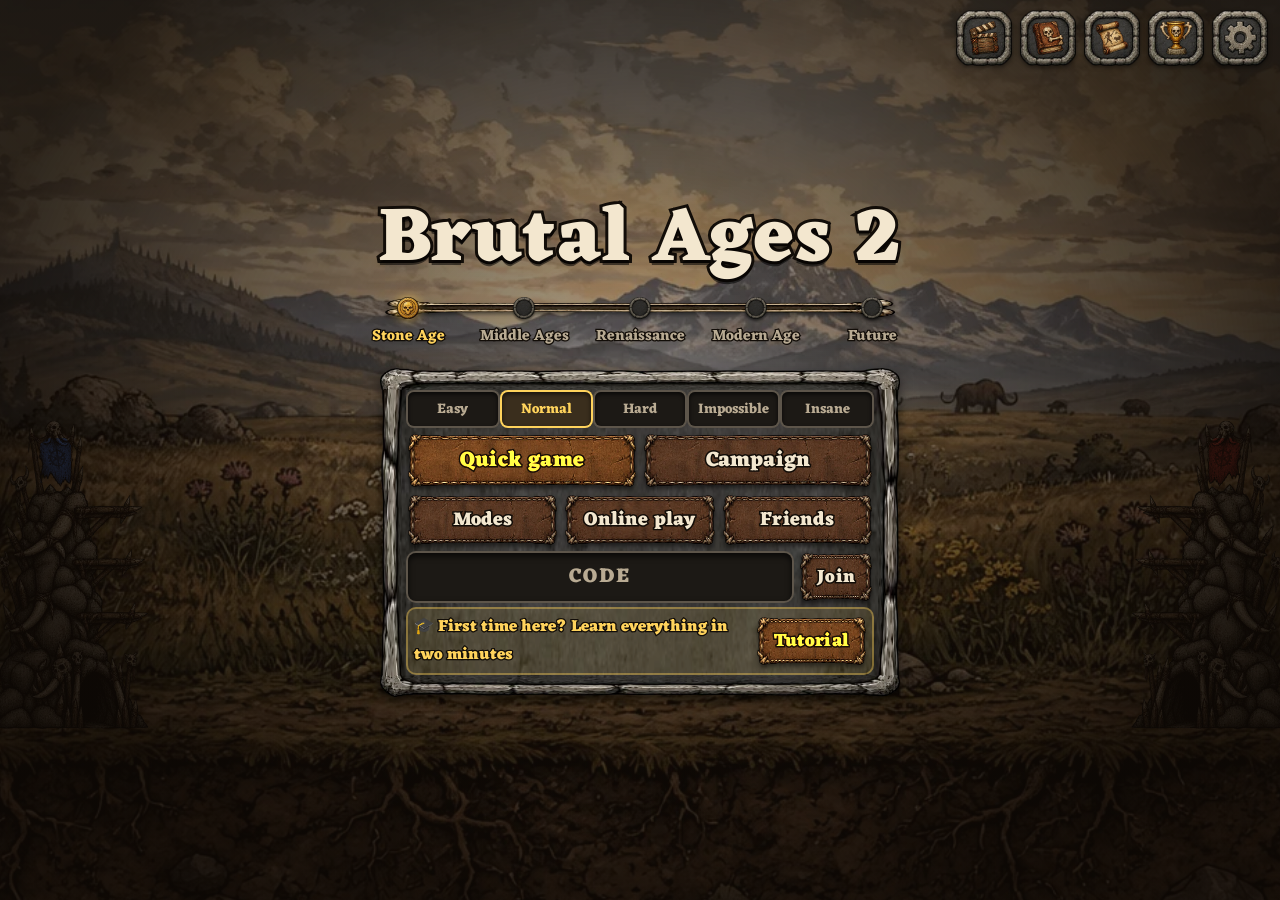
<file: index.html>
<!doctype html>
<html lang="cs">
  <head>
    <meta charset="UTF-8" />
    <link rel="icon" type="image/png" href="./icons/favicon-64.png" />
    <link rel="apple-touch-icon" href="./icons/apple-touch-icon.png" />
    <link rel="manifest" href="./manifest.webmanifest" />
    <meta name="theme-color" content="#1a120b" />
    <meta name="mobile-web-app-capable" content="yes" />
    <meta name="apple-mobile-web-app-capable" content="yes" />
    <meta name="apple-mobile-web-app-status-bar-style" content="black-translucent" />
    <meta name="viewport" content="width=device-width, initial-scale=1.0, maximum-scale=1.0, user-scalable=no, viewport-fit=cover" />
    <title>Brutal Ages 2</title>
    <script type="module" crossorigin src="./assets/main-CtVCxoLR.js"></script>
    <link rel="modulepreload" crossorigin href="./assets/leagues-p0j2UdSX.js">
    <link rel="modulepreload" crossorigin href="./assets/CanvasPool-BZ0sA3Gt.js">
    <link rel="modulepreload" crossorigin href="./assets/Filter-OkrPcSWo.js">
    <link rel="modulepreload" crossorigin href="./assets/canvasUtils-BlnLdLY1.js">
    <link rel="modulepreload" crossorigin href="./assets/Cache-fEtFvAzf.js">
    <link rel="modulepreload" crossorigin href="./assets/GCManagedHash-B_jK_A5g.js">
    <link rel="modulepreload" crossorigin href="./assets/RenderTargetSystem-DP5bAK2C.js">
    <link rel="modulepreload" crossorigin href="./assets/getTextureBatchBindGroup-CckcnH94.js">
    <link rel="modulepreload" crossorigin href="./assets/GraphicsContext-Bh-6kARE.js">
    <link rel="modulepreload" crossorigin href="./assets/getTexelRangeRects-fgmo4L6v.js">
    <link rel="stylesheet" crossorigin href="./assets/main-U390Dm8_.css">
  </head>
  <body>
    <div id="app"></div>
    <div id="rotate-hint">
      <div class="icon">📱</div>
      <div data-en="Turn your phone sideways">Otoč telefon na šířku</div>
    </div>
  </body>
</html>
</file>
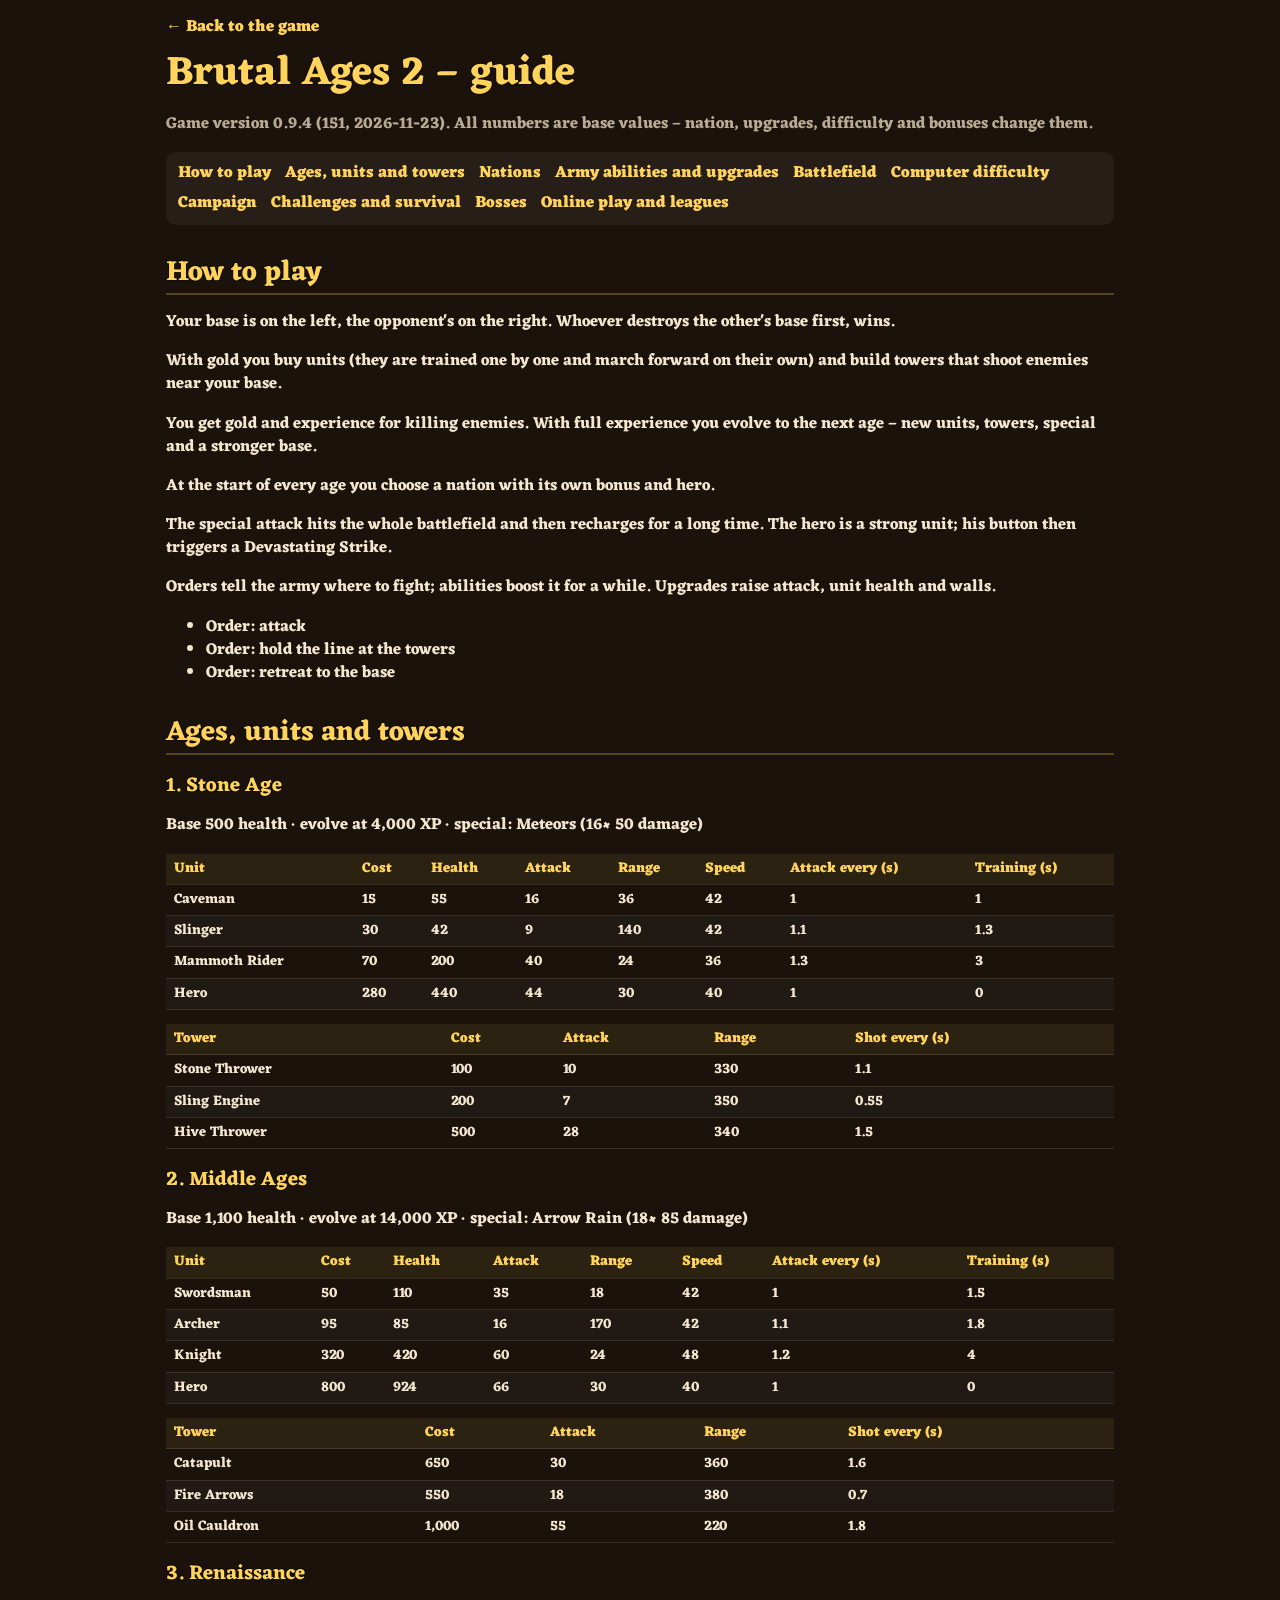
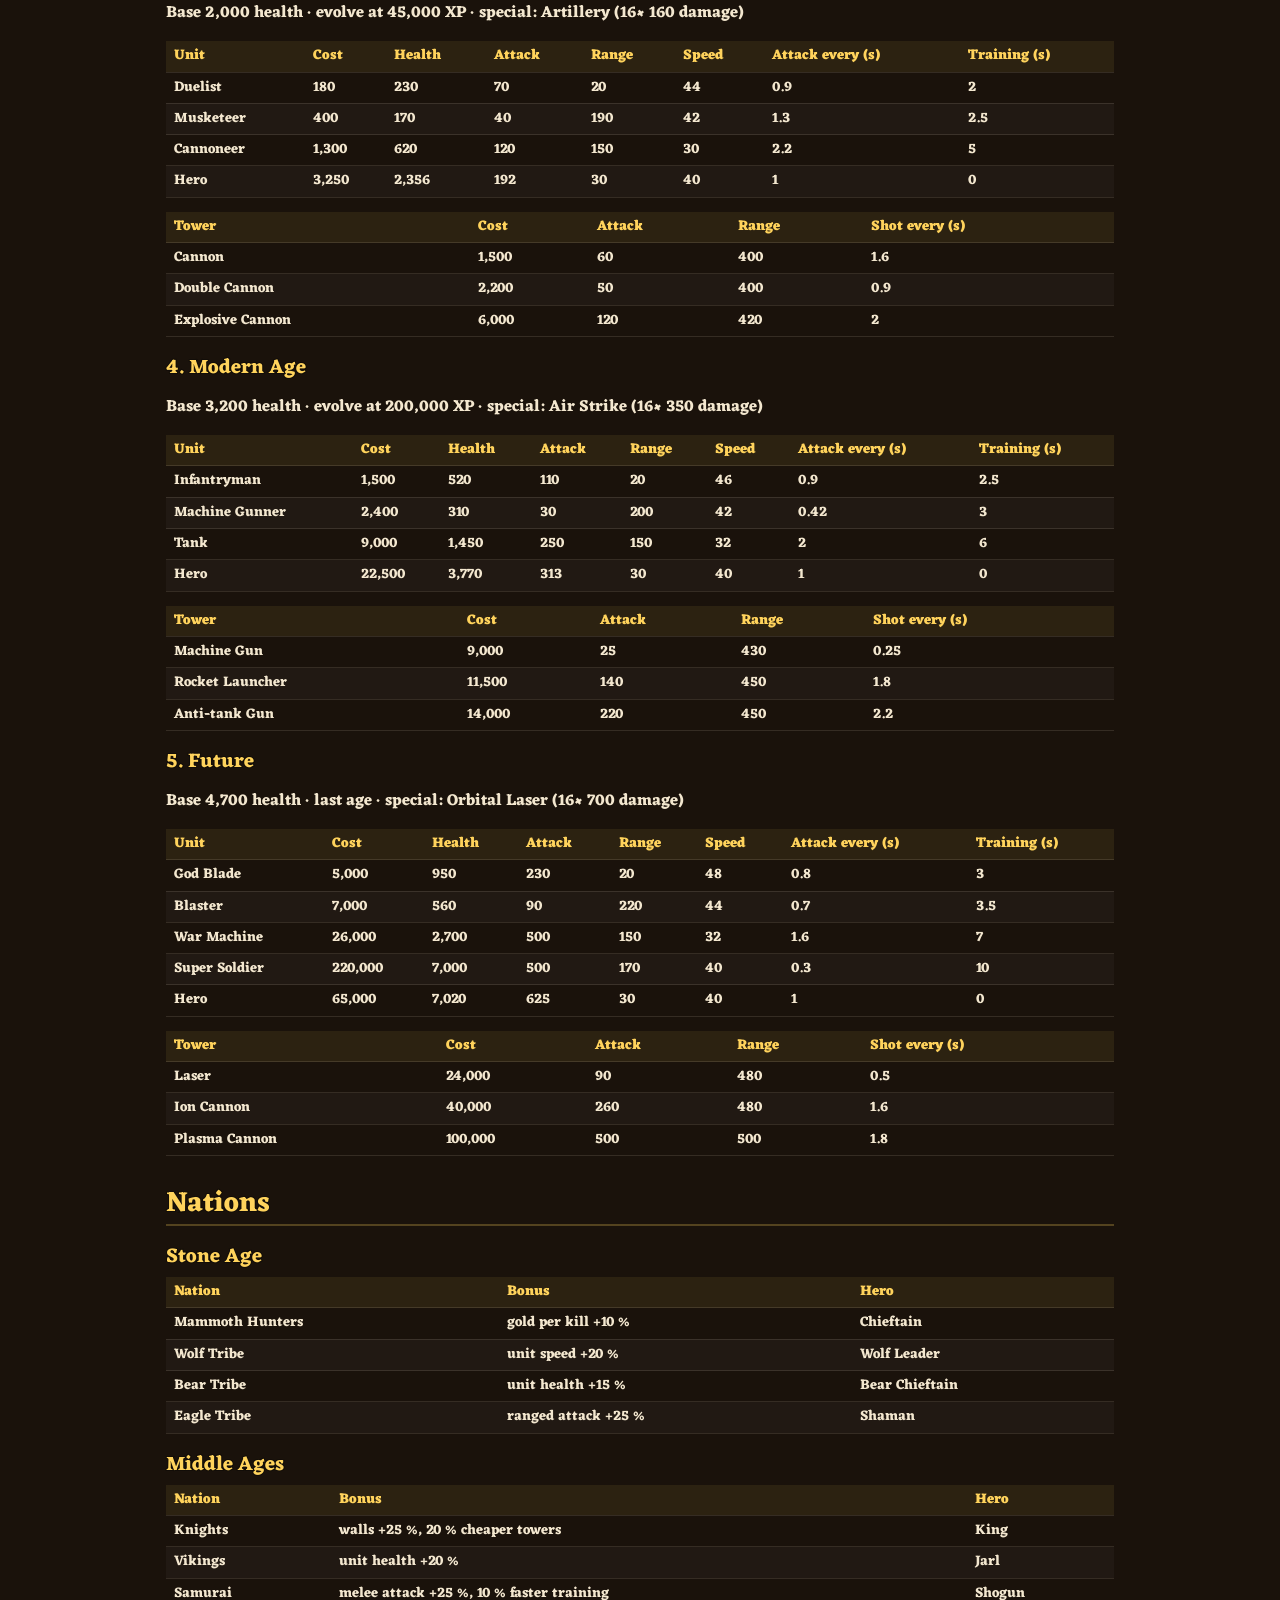
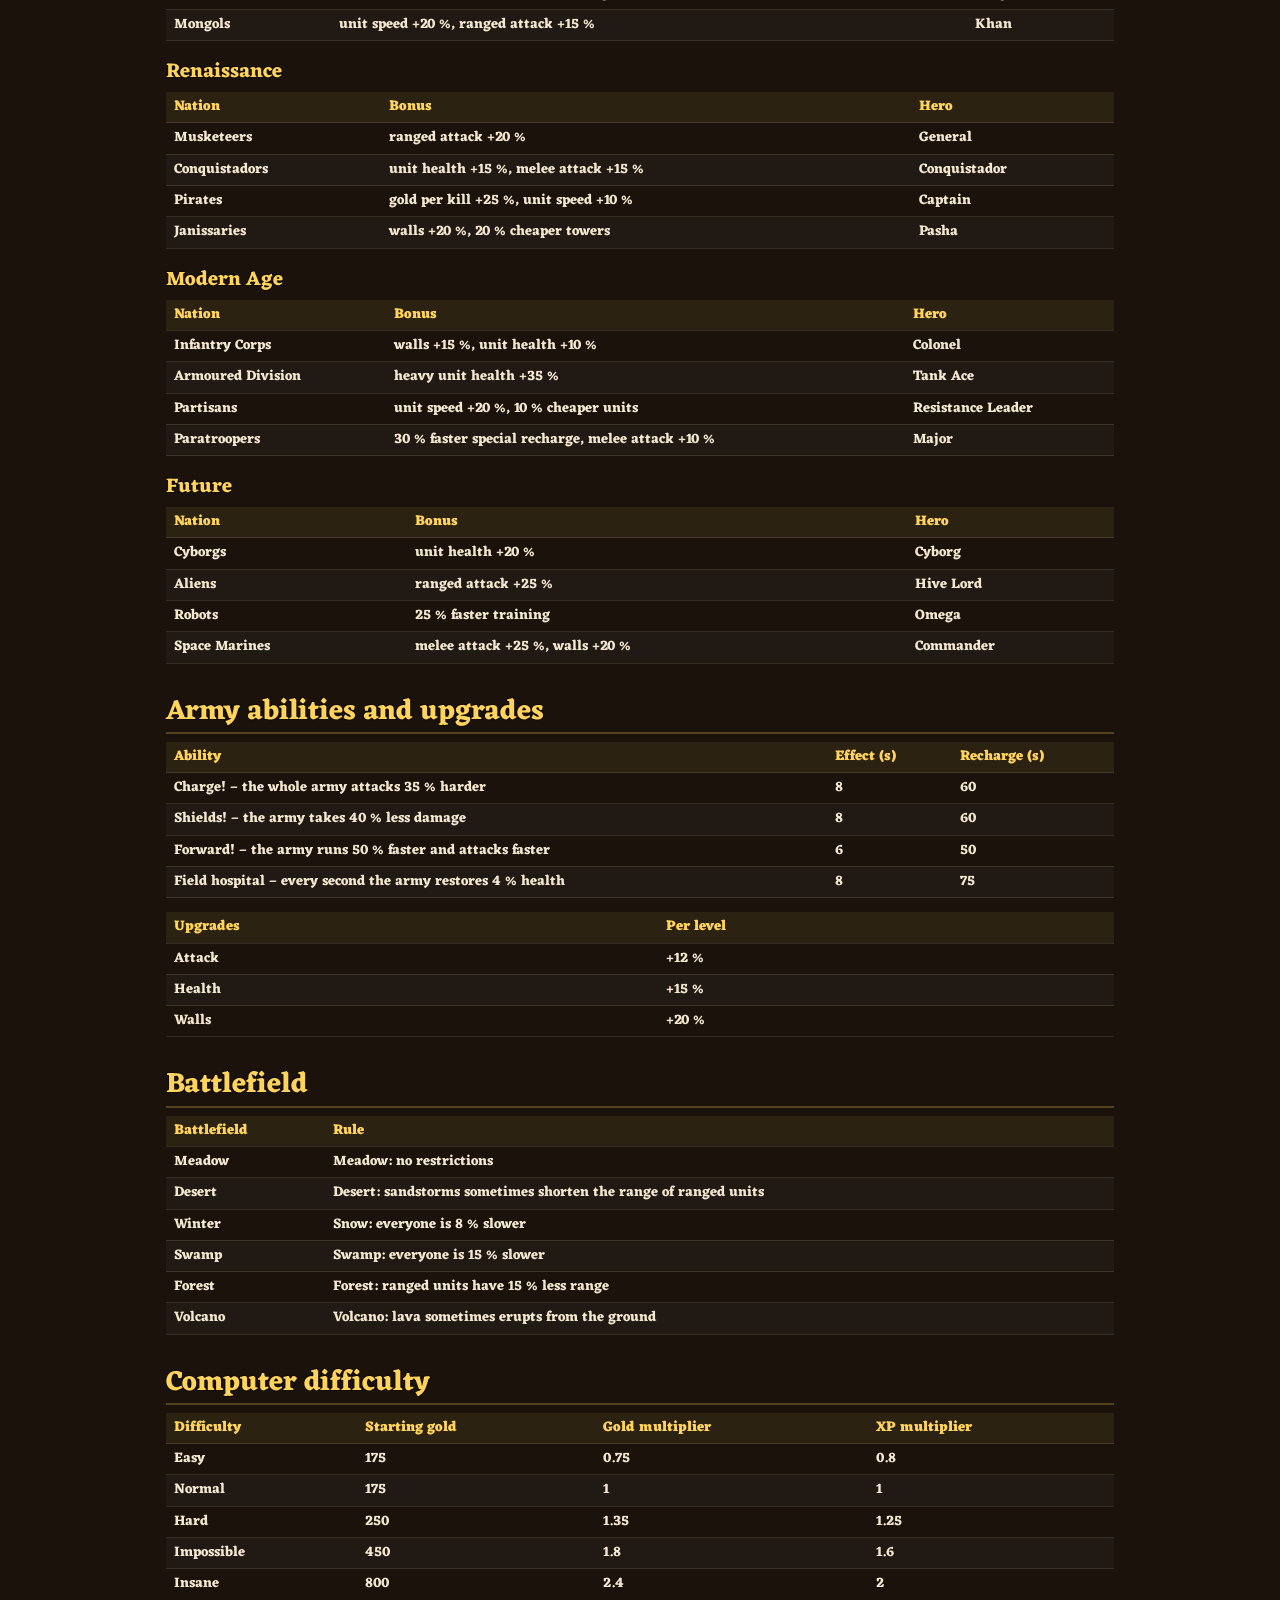
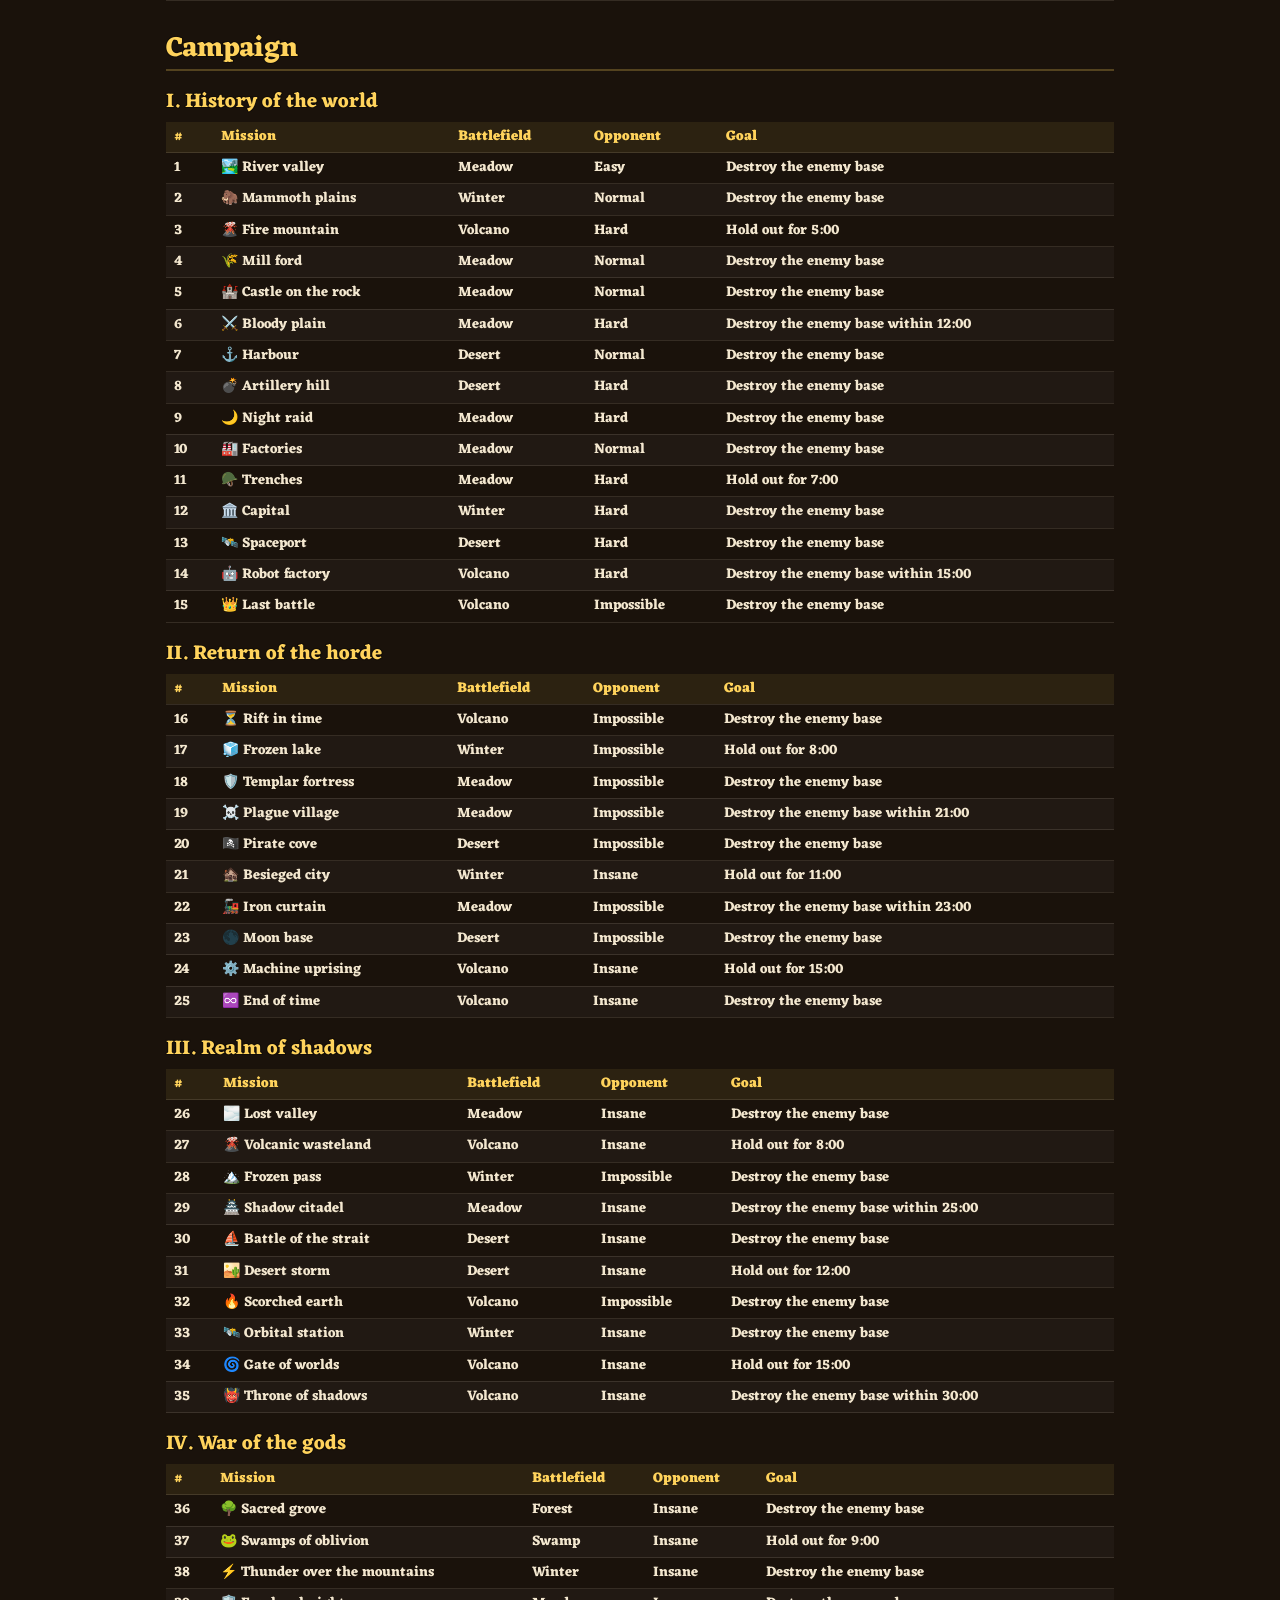
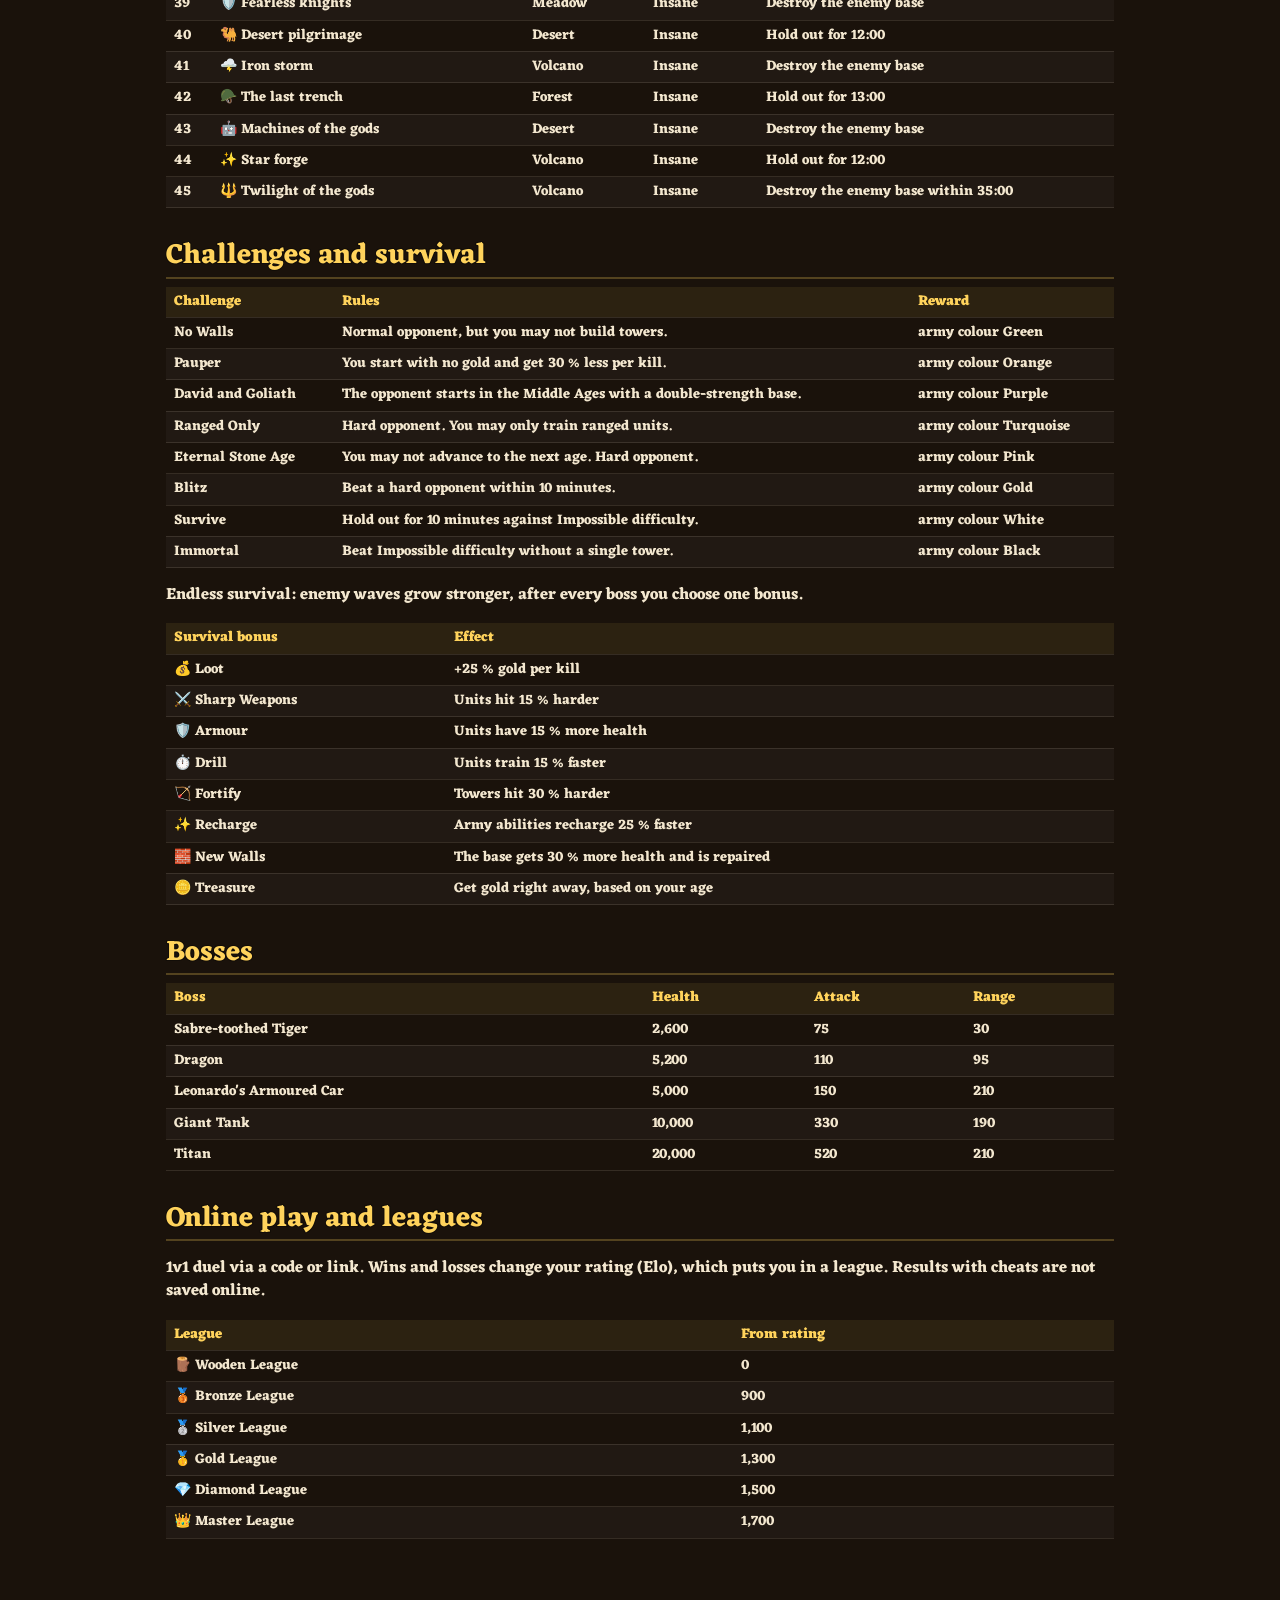
<file: wiki.html>
<!doctype html>
<html lang="cs">
  <head>
    <meta charset="UTF-8" />
    <link rel="icon" type="image/png" href="./icons/favicon-64.png" />
    <meta name="theme-color" content="#1a120b" />
    <meta name="viewport" content="width=device-width, initial-scale=1.0, viewport-fit=cover" />
    <title data-en="Brutal Ages 2 – guide">Brutal Ages 2 – příručka</title>
    <script type="module" crossorigin src="./assets/wiki-DytPAdBy.js"></script>
    <link rel="modulepreload" crossorigin href="./assets/leagues-p0j2UdSX.js">
    <link rel="stylesheet" crossorigin href="./assets/wiki-DAXGNA8M.css">
  </head>
  <body>
    <main id="wiki"></main>
  </body>
</html>
</file>
<file: assets/main-U390Dm8_.css>
@font-face{font-family:Eczar;font-style:normal;font-display:swap;font-weight:700;src:url(./eczar-devanagari-700-normal-i8LN1Zyg.woff2)format("woff2"),url(./eczar-devanagari-700-normal-DcHHwPh7.woff)format("woff");unicode-range:U+900-97F,U+1CD0-1CF9,U+200C-200D,U+20A8,U+20B9,U+20F0,U+25CC,U+A830-A839,U+A8E0-A8FF,U+11B00-11B09}@font-face{font-family:Eczar;font-style:normal;font-display:swap;font-weight:700;src:url(./eczar-greek-ext-700-normal-DdyjcHzn.woff2)format("woff2"),url(./eczar-greek-ext-700-normal-Cs_ZbNxu.woff)format("woff");unicode-range:U+1F??}@font-face{font-family:Eczar;font-style:normal;font-display:swap;font-weight:700;src:url(./eczar-greek-700-normal-DRsR3abG.woff2)format("woff2"),url(./eczar-greek-700-normal-yfI_OjYr.woff)format("woff");unicode-range:U+370-377,U+37A-37F,U+384-38A,U+38C,U+38E-3A1,U+3A3-3FF}@font-face{font-family:Eczar;font-style:normal;font-display:swap;font-weight:700;src:url(./eczar-latin-ext-700-normal-CqDgi1uU.woff2)format("woff2"),url(./eczar-latin-ext-700-normal-DP12nQhZ.woff)format("woff");unicode-range:U+100-2BA,U+2BD-2C5,U+2C7-2CC,U+2CE-2D7,U+2DD-2FF,U+304,U+308,U+329,U+1D00-1DBF,U+1E00-1E9F,U+1EF2-1EFF,U+2020,U+20A0-20AB,U+20AD-20C0,U+2113,U+2C60-2C7F,U+A720-A7FF}@font-face{font-family:Eczar;font-style:normal;font-display:swap;font-weight:700;src:url(./eczar-latin-700-normal-BFY--h7D.woff2)format("woff2"),url(./eczar-latin-700-normal-CYZucReG.woff)format("woff");unicode-range:U+??,U+131,U+152-153,U+2BB-2BC,U+2C6,U+2DA,U+2DC,U+304,U+308,U+329,U+2000-206F,U+20AC,U+2122,U+2191,U+2193,U+2212,U+2215,U+FEFF,U+FFFD}@font-face{font-family:Eczar;font-style:normal;font-display:swap;font-weight:800;src:url(./eczar-devanagari-800-normal-0RPIPFzW.woff2)format("woff2"),url(./eczar-devanagari-800-normal-p_pDOI08.woff)format("woff");unicode-range:U+900-97F,U+1CD0-1CF9,U+200C-200D,U+20A8,U+20B9,U+20F0,U+25CC,U+A830-A839,U+A8E0-A8FF,U+11B00-11B09}@font-face{font-family:Eczar;font-style:normal;font-display:swap;font-weight:800;src:url(./eczar-greek-ext-800-normal-Dwrdj8SO.woff2)format("woff2"),url(./eczar-greek-ext-800-normal-scFetvI7.woff)format("woff");unicode-range:U+1F??}@font-face{font-family:Eczar;font-style:normal;font-display:swap;font-weight:800;src:url(./eczar-greek-800-normal-bHQimybo.woff2)format("woff2"),url(./eczar-greek-800-normal-2R1n9rBy.woff)format("woff");unicode-range:U+370-377,U+37A-37F,U+384-38A,U+38C,U+38E-3A1,U+3A3-3FF}@font-face{font-family:Eczar;font-style:normal;font-display:swap;font-weight:800;src:url(./eczar-latin-ext-800-normal-C2SvJ4qP.woff2)format("woff2"),url(./eczar-latin-ext-800-normal-Dp0dNhA4.woff)format("woff");unicode-range:U+100-2BA,U+2BD-2C5,U+2C7-2CC,U+2CE-2D7,U+2DD-2FF,U+304,U+308,U+329,U+1D00-1DBF,U+1E00-1E9F,U+1EF2-1EFF,U+2020,U+20A0-20AB,U+20AD-20C0,U+2113,U+2C60-2C7F,U+A720-A7FF}@font-face{font-family:Eczar;font-style:normal;font-display:swap;font-weight:800;src:url(./eczar-latin-800-normal-DyN1rZYA.woff2)format("woff2"),url(./eczar-latin-800-normal-DNw9Xe7c.woff)format("woff");unicode-range:U+??,U+131,U+152-153,U+2BB-2BC,U+2C6,U+2DA,U+2DC,U+304,U+308,U+329,U+2000-206F,U+20AC,U+2122,U+2191,U+2193,U+2212,U+2215,U+FEFF,U+FFFD}:root{--ui-ink:#120d08;--ui-bone:#f3e7cf;--ui-muted:#b9ab93;--ui-gold:#ffd35c;--ui-hostile:#e8563f;--ui-text:var(--ui-bone);--ui-amber:var(--ui-gold);--ui-shade:#120b06c7;--ui-font:"Eczar", Georgia, serif}.ui-inked{-webkit-text-stroke:3px var(--ui-ink);paint-order:stroke fill}.ui-slab{--slab:16px;border-style:solid;border-width:var(--slab);border-image:url(./stone-plaque-BLolS6fS.webp) 34 fill / var(--slab) / 0 stretch;filter:drop-shadow(0 4px 6px #0000008c)}.ui-btn{min-height:clamp(38px,11.5vh,48px);color:var(--ui-bone);font-family:var(--ui-font);letter-spacing:.01em;-webkit-text-stroke:3px var(--ui-ink);paint-order:stroke fill;cursor:pointer;touch-action:manipulation;-webkit-tap-highlight-color:transparent;filter:drop-shadow(0 3px 2px #00000080);background:0 0;border-style:solid;border-width:8px 13px;border-image:url(./hide-tag-CobBZqkc.webp) 26 42 fill/8px 13px round stretch;padding:0 12px;font-size:clamp(15px,4.6vh,21px);font-weight:800;transition:transform 80ms}.ui-btn.is-primary{color:var(--ui-gold);filter:sepia(.35)saturate(1.7)brightness(1.18)drop-shadow(0 3px 2px #00000080)}.ui-btn:hover{filter:brightness(1.12)drop-shadow(0 3px 2px #00000080)}.ui-btn.is-primary:hover{filter:sepia(.35)saturate(1.7)brightness(1.3)drop-shadow(0 3px 2px #00000080)}.ui-btn:active{transform:translateY(2px)scale(.98)}.ui-btn:focus-visible{outline:3px solid var(--ui-gold);outline-offset:2px}.ui-icon{fill:none;stroke:currentColor;stroke-width:2px;stroke-linejoin:miter;stroke-linecap:square;vertical-align:middle;width:1em;height:1em}*,:before,:after{box-sizing:border-box}html,body{color:#eee;height:100%;font-family:var(--ui-font);-webkit-user-select:none;user-select:none;touch-action:none;background:#111;margin:0;overflow:hidden}#app{position:fixed;inset:0}canvas{display:block}#rotate-hint{display:none}@media (orientation:portrait) and (pointer:coarse){#rotate-hint{z-index:100;color:#eee;text-align:center;background:#111;flex-direction:column;justify-content:center;align-items:center;gap:16px;padding:24px;font-size:20px;display:flex;position:fixed;inset:0}#rotate-hint .icon{font-size:64px;animation:2s ease-in-out infinite rotate-hint}}@keyframes rotate-hint{0%,30%{transform:rotate(0)}60%,to{transform:rotate(90deg)}}@media (prefers-reduced-motion:reduce){#rotate-hint .icon{animation:none}}.hud{--card:clamp(52px, 17vh, 96px);--ink:#1d1d1d;--gold:var(--ui-amber);--bone:clamp(20px, 8.4vh, 44px);--stone:calc(var(--card) * .66);--hud-ink:#120d08;--hud-bone-text:#f3e7cf;z-index:10;pointer-events:none;padding:max(6px, env(safe-area-inset-top)) max(10px, env(safe-area-inset-right)) max(6px, env(safe-area-inset-bottom)) max(10px, env(safe-area-inset-left));color:var(--ui-text);flex-direction:column;justify-content:space-between;font-size:clamp(12px,3.6vh,20px);font-weight:700;display:flex;position:fixed;inset:0}.hud button{pointer-events:auto;font-family:inherit;font-weight:inherit;color:inherit;cursor:pointer;touch-action:manipulation;-webkit-tap-highlight-color:transparent}.hud button:disabled{cursor:default}.hud[hidden],.hud [hidden]{display:none!important}.hud-upper{grid-template-columns:minmax(0,1fr) auto minmax(0,1fr);align-items:start;column-gap:2vw;font-family:Eczar,Georgia,serif;display:grid}.hud-upper-side{flex-direction:column;gap:2px;min-width:0;display:flex}.hud-upper-side.is-right{align-items:flex-end}.hud-base{align-items:flex-start;width:100%;display:flex;position:relative}.hud-base.is-enemy{flex-direction:row-reverse}.hud-banner{z-index:1;width:calc(var(--bone) * 1.55);height:calc(var(--bone) * 2.1);margin-bottom:calc(var(--bone) * -1.1);filter:drop-shadow(0 2px 2px #00000073);background:url(./banner-blue-CDDSKohZ.webp) top/contain no-repeat;flex:none;position:relative}.hud-base.is-enemy .hud-banner{background-image:url(./banner-red-B_uzS9P2.webp)}.has-team-colors .hud-base.is-mine .hud-banner{filter:var(--team-mine-filter) drop-shadow(0 2px 2px #00000073)}.has-team-colors .hud-base.is-enemy .hud-banner{filter:var(--team-enemy-filter) drop-shadow(0 2px 2px #00000073);background-image:url(./banner-blue-CDDSKohZ.webp)}.hud-bone{--bh:calc(var(--bone) * 1.1);min-width:0;height:var(--bh);margin:0 calc(var(--bone) * -.35) calc(var(--bone) * -.1);border-style:solid;border-width:0 calc(var(--bh) * .856);border-image:url(./bone-bar-liquid-el9YcXf0.webp) 0 125 fill / 0 calc(var(--bh) * .856) / 0 stretch;filter:drop-shadow(0 2px 2px #0006);flex:1;position:relative}.hud-bone-channel{top:31.5%;bottom:32.9%;left:calc(var(--bh) * -.205);right:calc(var(--bh) * -.198);background:linear-gradient(#080604d9,#1e160ecc);border-radius:999px;position:absolute;overflow:hidden;box-shadow:inset 0 2px 3px #000000b3}.hud-bone-fill{--liquid-top:var(--team-mine-light,#b8e2ff);--liquid-mid:var(--team-mine-main,#3d8fd6);--liquid-deep:var(--team-mine-dark,#173f73);background:linear-gradient(#fff6, #fff0 22%), linear-gradient(var(--liquid-top), var(--liquid-mid) 38%, var(--liquid-deep));height:100%;transition:width .2s linear;position:relative;overflow:hidden;box-shadow:inset -2px 0 #ffffff59}.hud-bone-fill:before,.hud-bone-fill:after{content:"";pointer-events:none;position:absolute;inset:0}.hud-bone-fill:before{background-image:radial-gradient(circle,#ffffffbf 0 1.2px,#fff0 1.8px),radial-gradient(circle,#ffffff8c 0 .8px,#fff0 1.4px),radial-gradient(circle,#ffffff73 0 1.6px,#fff0 2.3px);background-position:0 0,7px 3px,19px 6px;background-size:23px 13px,13px 9px,41px 17px;animation:2.6s linear infinite hud-bubbles}.hud-bone-fill:after{background:linear-gradient(100deg,#0000 30%,#ffffff47 45%,#0000 60%) 0 0/60% 100% no-repeat;animation:5s ease-in-out infinite hud-slosh}@keyframes hud-bubbles{to{background-position:4px -13px,2px -9px,25px -17px}}@keyframes hud-slosh{0%{background-position:-120% 0}to{background-position:260% 0}}@media (prefers-reduced-motion:reduce){.hud-bone-fill:before,.hud-bone-fill:after{animation:none}}.hud-base.is-enemy .hud-bone-channel{justify-content:flex-end;display:flex}.hud-base.is-enemy .hud-bone-fill{--liquid-top:var(--team-enemy-light,#ff9f8a);--liquid-mid:var(--team-enemy-main,#c2301f);--liquid-deep:var(--team-enemy-dark,#5c0f0a);box-shadow:inset 2px 0 #ffffff59}.hud-stone-row{padding-left:calc(var(--bone) * 1.7);gap:6px;display:flex}.hud-stone-row.is-right{padding-left:0;padding-right:calc(var(--bone) * 1.7);justify-content:flex-end;align-items:center}.hud-orders{gap:6px;margin-right:8px;display:flex}.hud-stone{width:var(--stone);height:var(--stone);filter:drop-shadow(0 2px 2px #00000073);background:url(./stone-square-FyFiAr_7.webp) 50%/contain no-repeat;border:0;place-items:center;padding:0;line-height:1;text-decoration:none;display:grid;position:relative}.hud-stone.is-round{width:calc(var(--stone) * 1.12);height:calc(var(--stone) * 1.12);background-image:url(./stone-round-DJJdRqOP.webp)}.hud-stone:active:not(:disabled){transform:translateY(1px)scale(.96)}.hud-stone.is-square:before,.hud-stone-icon{content:"";color:var(--hud-bone-text);font-size:calc(var(--stone) * .42);background-position:50%;background-repeat:no-repeat;background-size:contain;place-items:center;display:grid;position:absolute;inset:20%}.hud-stone.is-active{filter:drop-shadow(0 0 6px #ffc35a)drop-shadow(0 2px 2px #00000073)}.hud-stone.is-round:after{content:"";background:conic-gradient(#0a0602b8 var(--cooldown,0deg), transparent 0);pointer-events:none;border-radius:50%;position:absolute;inset:13%}.hud-stone:disabled .hud-stone-icon{filter:grayscale(.8)brightness(.7)}.hud-stone-badge.is-price{color:var(--ui-gold);font-size:calc(var(--stone) * .26);place-items:end center;padding-bottom:6%}.hud-stone.is-hero .hud-stone-icon{color:var(--ui-gold)}.hud-stone.is-ready{animation:1s ease-in-out infinite alternate hud-glow}.hud-stone-badge{z-index:1;color:#fff;font-size:calc(var(--stone) * .4);-webkit-text-stroke:3px var(--hud-ink);paint-order:stroke fill;place-items:center;display:grid;position:absolute;inset:0}.icon-fast:before{background-image:url([data-uri])}.icon-gear:before{background-image:url(./icon-gear-CO-59Evt.webp)}.icon-replays:before{background-image:url(./icon-replays-KxnTpFfm.webp)}.icon-book:before{background-image:url(./icon-book-BJ70UMEF.webp)}.icon-scroll:before{background-image:url(./icon-scroll-QF7X-bys.webp)}.icon-trophy:before{background-image:url(./icon-trophy-BRmOMnmj.webp)}.icon-install:before{background-image:url(./icon-install-_hi51vfg.webp)}.icon-meteor{background-image:url(./icon-meteor-DqrxHLwu.webp)}.icon-arrow-rain{background-image:url(./icon-arrow-rain-D9tKkEYl.webp)}.icon-cannon{background-image:url(./icon-cannon-CWNv7GpZ.webp)}.icon-airstrike{background-image:url(./icon-airstrike-Dd6AQZAC.webp)}.icon-orbital{background-image:url(./icon-orbital-CFHBY0KF.webp)}.icon-hourglass{background-image:url(./icon-hourglass-Djn5Ky_u.webp)}.icon-coin{background-image:url(./icon-coin-OD3DbCM-.webp)}.icon-people{background-image:url(./icon-people-0owjyZea.webp)}.hud-upper-center{flex-direction:column;align-items:center;gap:2px;width:clamp(130px,22vw,260px);display:flex}.hud-plaque{box-sizing:border-box;border-style:solid;border-width:calc(var(--bone) * .32);border-image:url(./stone-plaque-BLolS6fS.webp) 34 fill / calc(var(--bone) * .32) / 0 stretch;filter:drop-shadow(0 2px 3px #00000073);width:72%;padding:0 8px}.hud-plaque-row{align-items:center;gap:6px;line-height:1.15;display:flex;position:relative}.hud-plaque-icon{background-position:50%;background-repeat:no-repeat;background-size:contain;flex:none;width:1.15em;height:1.15em}.hud-plaque-value{text-align:right;font-variant-numeric:tabular-nums;color:var(--hud-bone-text);-webkit-text-stroke:3px var(--hud-ink);paint-order:stroke fill;flex:1;font-size:1.2em;font-weight:800}.hud-plaque-value.is-gold{color:#ffd35c}.hud-queue-bar{background:#ffd35c;height:2px;position:absolute;bottom:-1px;left:0}.hud-track{width:100%;height:calc(var(--bone) * .82);border-style:solid;border-width:0 calc(var(--bone) * .67);border-image:url(./bone-track-BIEqdnja.webp) 0 48 fill / 0 calc(var(--bone) * .67) / 0 stretch;filter:drop-shadow(0 2px 2px #0006);margin-bottom:1.35em;position:relative}.hud-track-channel{top:32%;bottom:41%;left:calc(var(--bone) * -.3);right:calc(var(--bone) * -.3);border-radius:2px;position:absolute;overflow:hidden}.hud-track-fill{background:linear-gradient(#ffe08a,#e09a2c);height:100%}.hud-track-text{left:calc(var(--bone) * -.67);right:calc(var(--bone) * -.67);text-align:center;white-space:nowrap;color:var(--hud-bone-text);-webkit-text-stroke:2.5px var(--hud-ink);paint-order:stroke fill;margin-top:-1px;font-size:.72em;position:absolute;top:100%}@keyframes hud-glow{0%{filter:drop-shadow(0 0 2px #ffc35a)drop-shadow(0 2px 2px #00000073)}to{filter:drop-shadow(0 0 9px #ffc35a)drop-shadow(0 2px 2px #00000073)}}@media (prefers-reduced-motion:reduce){.hud-stone.is-ready{filter:drop-shadow(0 0 7px #ffc35a);animation:none}}.hud-orders .hud-stone{width:calc(var(--stone) * .82);height:calc(var(--stone) * .82)}.hud-order .hud-stone-icon,.hud-ability .hud-stone-icon{color:var(--hud-bone-text);font-size:calc(var(--stone) * .36)}.hud-order.is-active{filter:drop-shadow(0 0 6px var(--ui-gold))}.hud-order.is-active .hud-stone-icon,.hud-ability.is-active .hud-stone-icon{color:var(--ui-gold)}.hud-army{pointer-events:none;align-self:flex-end;gap:6px;display:flex}.hud-army .hud-stone{pointer-events:auto}.hud-ability.is-active{animation:.8s ease-in-out infinite alternate hud-glow}.hud-ability:disabled.is-active .hud-stone-icon{filter:none}@media (prefers-reduced-motion:reduce){.hud-ability.is-active{animation:none}}.hud-callout{max-width:46vw;color:var(--ui-gold);text-align:center;text-wrap:balance;pointer-events:none;margin-top:4px;font-size:clamp(14px,5vh,24px);font-weight:800;line-height:1.15}.hud-callout.is-hostile{color:#ff8a6b}.hud-callout.is-in{animation:.35s ease-out hud-callout-in}@keyframes hud-callout-in{0%{opacity:0;transform:translateY(-8px)scale(1.15)}}.hud-mission-timer{color:var(--hud-bone-text);font-variant-numeric:tabular-nums;pointer-events:none;font-size:clamp(12px,3.8vh,18px);font-weight:800}@media (prefers-reduced-motion:reduce){.hud-callout.is-in{animation:none}}.hud-pick{--slab:12px;left:50%;bottom:calc(var(--card) + 18px);z-index:15;pointer-events:auto;flex-direction:column;align-items:center;gap:4px;width:min(92vw,640px);display:flex;position:fixed;transform:translate(-50%)}.hud-pick-title{color:var(--ui-gold);font-size:clamp(13px,4vh,18px)}.hud-pick-row{grid-template-columns:repeat(3,1fr);gap:6px;width:100%;display:grid}.hud-pick-choice{color:var(--ui-text);font:inherit;cursor:pointer;background:#2b241b;border:0;border-radius:8px;flex-direction:column;gap:1px;padding:4px 6px;font-size:clamp(11px,3.2vh,14px);display:flex;box-shadow:0 0 0 2px #6d6252}.hud-pick-choice small{color:var(--ui-muted)}.hud-pick-choice:active{box-shadow:0 0 0 2px var(--ui-gold)}.hud-lower{justify-content:space-between;align-items:flex-end;gap:8px;font-family:Eczar,Georgia,serif;display:flex}.hud-card-row{padding-bottom:calc(var(--card) * .08);flex-wrap:wrap;gap:8px;display:flex}.hud-card{font-size:inherit;width:var(--card);height:var(--card);filter:drop-shadow(0 2px 3px #00000073);background:url(./stone-square-FyFiAr_7.webp) 50%/100% 100% no-repeat;border:0;padding:0;position:relative}.hud-card.is-small{width:calc(var(--card) * .85);height:calc(var(--card) * .85)}.hud-card.is-sell{filter:sepia(.6)hue-rotate(-30deg)saturate(1.6)drop-shadow(0 2px 3px #00000073)}.hud-card:active:not(:disabled){transform:translateY(1px)scale(.96)}.hud-card-portrait{font-size:calc(var(--card) * .42);border-radius:10%;place-items:center;line-height:1;display:grid;position:absolute;inset:11% 11% 14%;overflow:hidden}.hud-card-portrait .ui-portrait{object-fit:cover;object-position:center top;width:100%;height:100%}.hud-card-portrait img[src*=icon-],.hud-card-portrait img[src^="data:image/webp"]{object-fit:contain;object-position:center;box-sizing:border-box;padding:6%}.hud-card-portrait .ui-icon{color:var(--hud-bone-text);width:.8em;height:.8em}.hud-card.is-small .hud-card-portrait{font-size:calc(var(--card) * .34)}.hud-card:disabled .hud-card-portrait{filter:grayscale(.85)brightness(.75)}.hud-card-tag{z-index:1;box-shadow:0 0 0 1.5px var(--hud-ink), inset 0 0 0 1px #8a5a35;color:var(--hud-bone-text);background:#3b2416;border-radius:6px;padding:0 5px;font-size:.62em;line-height:1.4;position:absolute;top:-4%;right:-4%}.hud-card-cost{color:#ffd35c;white-space:nowrap;-webkit-text-stroke:2.5px var(--hud-ink);paint-order:stroke fill;background:url(./hide-tag-CobBZqkc.webp) 50%/100% 100% no-repeat;justify-content:center;align-items:center;gap:3px;height:31%;font-size:.86em;font-weight:800;display:flex;position:absolute;bottom:-8%;left:2%;right:2%}.hud-card-cost:before{content:"";background:url(./icon-coin-OD3DbCM-.webp) 50%/contain no-repeat;width:.95em;height:.95em}.hud-card-cost.is-free:before{content:none}.hud-card:disabled .hud-card-cost{color:#b9ab93}.hud-actions{flex-direction:column;align-items:flex-end;gap:8px;display:flex;position:relative}.hud-popup{border-style:solid;border-width:calc(var(--card) * .14);border-image:url(./stone-plaque-BLolS6fS.webp) 34 fill / calc(var(--card) * .14) / 0 stretch;filter:drop-shadow(0 3px 4px #00000073);flex-wrap:nowrap;justify-content:flex-end;width:max-content;max-width:70vw;padding:2px 4px 8px;position:absolute;bottom:calc(100% + 8px);right:0}.hud-popup .hud-card{filter:none}.hud-action-buttons{gap:10px;display:flex}.hud-action{width:calc(var(--card) * 1.05);height:calc(var(--card) * 1.05);filter:drop-shadow(0 3px 3px #00000080);background:url(./stone-square-FyFiAr_7.webp) 50%/100% 100% no-repeat;border:0;padding:0;position:relative}.hud-action:before{content:"";background-position:50%;background-repeat:no-repeat;background-size:contain;position:absolute;inset:17%}.hud-action.icon-hammer:before{background-image:url(./icon-hammer-DTyiVp-v.webp)}.hud-action.icon-upgrade:before{background-image:url(./icon-upgrade-BypdIBGJ.webp)}.hud-action.is-open{filter:drop-shadow(0 0 8px #ffc35a)drop-shadow(0 3px 3px #00000080)}.hud-action:active{transform:translateY(1px)scale(.96)}.hud-overlay{pointer-events:auto;z-index:20;background:radial-gradient(ellipse at 50% 45%, #1e130a8c, var(--ui-shade) 70%);font-family:var(--ui-font);flex-direction:column;justify-content:center;align-items:center;gap:clamp(8px,3vh,18px);display:flex;position:fixed;inset:0}.hud-overlay-title{color:var(--ui-bone);-webkit-text-stroke:6px var(--ui-ink);text-shadow:0 5px #0000008c;font-size:clamp(30px,12vh,64px);font-weight:800;line-height:1}.hud-overlay-title.is-victory{color:var(--ui-gold)}.hud-overlay-title.is-defeat{color:var(--ui-hostile)}.hud-overlay-note{color:var(--ui-muted);font-size:.85em}.hud-overlay-note:empty{display:none}.hud-overlay-buttons{--slab:clamp(12px, 4vh, 20px);gap:10px;padding:2px 4px;display:flex}.hud-overlay-toggles{gap:10px;display:flex}.hud-overlay-toggles .ui-btn{min-height:34px;font-size:clamp(12px,3.6vh,16px)}.hud-overlay-toggles .ui-btn[aria-pressed=false]{color:var(--ui-muted)}.hud-nations{--slab:clamp(12px, 4vh, 20px);z-index:15;width:min(94vw,760px);color:var(--ui-bone);font-family:var(--ui-font);text-align:center;padding:0 4px 4px;position:fixed;top:50%;left:50%;transform:translate(-50%,-58%)}.hud-nations-title{color:var(--ui-gold);margin-bottom:6px}.hud-nations-row{grid-template-columns:repeat(4,1fr);gap:8px;display:grid}.hud-nation{filter:drop-shadow(0 2px 3px #00000073);background:0 0;border-style:solid;border-width:clamp(10px,3.4vh,18px);border-image:url(./stone-square-FyFiAr_7.webp) 26 fill/clamp(10px,3.4vh,18px);flex-direction:column;align-items:center;gap:1px;min-height:44px;padding:2px 4px 4px;display:flex}.hud-nation:active{transform:translateY(1px)scale(.97)}.hud-nation-icon{font-size:1.9em;line-height:1.1}.hud-nation-icon .ui-portrait{object-fit:cover;object-position:center top;border-radius:8px;width:2.5em;height:2.5em;display:block}.hud-nation-name{font-size:.9em;font-weight:800}.hud-nation-bonus{color:var(--ui-gold);font-size:.68em;line-height:1.2}.lobby{z-index:30;color:var(--ui-bone);font-family:var(--ui-font);background:radial-gradient(at 50% 42%,#281a0e59,#0e0905e0 75%);flex-direction:column;justify-content:center;align-items:center;gap:clamp(6px,2.4vh,18px);padding:10px 16px;display:flex;position:fixed;inset:0}.lobby[hidden],.lobby [hidden]{display:none!important}.lobby-title{color:var(--ui-bone);letter-spacing:.02em;-webkit-text-stroke:6px var(--ui-ink);text-shadow:0 5px #0000008c;margin:0;font-size:clamp(30px,11.5vh,76px);font-weight:800;line-height:1}.lobby-eras{--dot:clamp(14px, 4.4vh, 22px);width:min(580px,100%);margin:0;padding:0;list-style:none;display:flex;position:relative}.lobby-eras:before{content:"";top:calc(var(--dot) / 2 - var(--dot) * .4);height:calc(var(--dot) * .8);filter:drop-shadow(0 2px 2px #00000080);background:url(./bone-track-BIEqdnja.webp) 50%/100% 100% no-repeat;position:absolute;left:6%;right:6%}.lobby-era{z-index:1;color:var(--ui-muted);text-align:center;white-space:nowrap;-webkit-text-stroke:2.5px var(--ui-ink);paint-order:stroke fill;flex-direction:column;flex:1;align-items:center;gap:4px;font-size:clamp(11px,3.1vh,15px);display:flex;position:relative}.lobby-era:before{content:"";width:var(--dot);height:var(--dot);filter:brightness(.75)drop-shadow(0 2px 1px #00000080);background:url(./stone-round-DJJdRqOP.webp) 50%/contain no-repeat}.lobby-era:first-child{color:var(--ui-gold)}.lobby-era:first-child:before{filter:drop-shadow(0 0 6px #ffc850b3);background-image:url(./icon-coin-OD3DbCM-.webp)}.lobby-panel{--slab:clamp(12px, 4vh, 22px);flex-direction:column;align-items:stretch;gap:clamp(4px,1.6vh,8px);width:min(520px,100%);padding:2px 6px;display:flex;position:relative}.ui-btn.is-small{padding:0 4px;font-size:clamp(14px,4.2vh,18px)}.lobby-join{gap:8px;display:flex}.lobby-input{min-width:0;min-height:clamp(38px,11.5vh,48px);color:var(--ui-gold);font:inherit;letter-spacing:.3em;text-align:center;text-transform:uppercase;background:#1c1915;border:0;border-radius:8px;flex:1;padding:0 12px;font-size:20px;font-weight:800;box-shadow:inset 0 3px 6px #000000b3,0 0 0 2px #5d554a}.lobby-input::placeholder{color:var(--ui-muted);letter-spacing:.1em;text-transform:none}.lobby-input:focus-visible{outline:3px solid var(--ui-gold);outline-offset:2px}.lobby-error{color:var(--ui-hostile);text-align:center;-webkit-text-stroke:2.5px var(--ui-ink);paint-order:stroke fill}.lobby-wait-text{text-align:center;font-size:clamp(14px,4.5vh,20px)}.lobby-code{color:var(--ui-gold);letter-spacing:.25em;text-align:center;-webkit-user-select:all;user-select:all;padding:4px 0;font-size:clamp(32px,13vh,64px);font-weight:800}.lobby-difficulty{gap:4px;display:flex}.lobby-diff{min-width:0;min-height:clamp(28px,8vh,34px);color:var(--ui-muted);font:inherit;cursor:pointer;touch-action:manipulation;background:#1c1915;border:0;border-radius:6px;flex:1;padding:0 2px;font-size:clamp(11px,3.4vh,14px);font-weight:700;box-shadow:inset 0 2px 4px #000000b3,0 0 0 2px #5d554a}.lobby-diff[aria-checked=true]{box-shadow:inset 0 2px 4px #0009, 0 0 0 2px var(--ui-gold);color:var(--ui-gold);background:#3a2e1d}.lobby-diff:focus-visible{outline:3px solid var(--ui-gold);outline-offset:1px}.settings{z-index:40;background:var(--ui-shade);color:var(--ui-text);font-family:var(--ui-font);flex-direction:column;justify-content:safe center;align-items:center;gap:clamp(6px,2vh,12px);padding:12px;display:flex;position:fixed;inset:0;overflow-y:auto}.settings[hidden]{display:none!important}.settings-title{font-size:clamp(24px,8vh,40px);font-weight:800}.settings-panel{--slab:clamp(12px, 4vh, 20px);flex-direction:column;gap:clamp(6px,2vh,12px);width:min(720px,100%);padding:2px clamp(4px,1.5vw,12px);display:flex}.settings-tabs{justify-content:center;gap:6px;display:flex}.settings-tabs .ui-btn{white-space:nowrap;flex:0 9em;min-width:0;min-height:clamp(32px,9.5vh,42px);padding:0 4px;font-size:clamp(13px,3.8vh,17px)}.settings-body,.settings-account{flex-direction:column;justify-content:center;gap:clamp(6px,2vh,12px);display:flex}.settings-body{min-height:clamp(150px,46vh,260px)}.settings-account[hidden]{display:none}.settings-news{overscroll-behavior:contain;max-height:clamp(150px,46vh,260px);padding-right:6px;overflow-y:auto}.settings-news-head{color:var(--ui-gold);align-items:baseline;gap:8px;font-size:clamp(13px,3.6vh,16px);font-weight:800;display:flex}.settings-news-date{color:var(--ui-muted);-webkit-text-stroke:0;font-size:clamp(10px,2.8vh,12px);font-weight:600}.settings-news-items{margin:4px 0 10px;padding-left:1.2em;font-size:clamp(11px,3.1vh,13px);line-height:1.35}.settings-news-items li+li{margin-top:4px}.settings-row,.settings-profile{grid-template-columns:minmax(7em,.8fr) minmax(0,2fr);align-items:center;gap:10px;display:grid}.settings-label{-webkit-text-stroke:2.5px var(--ui-ink);paint-order:stroke fill;font-size:clamp(14px,4vh,18px);font-weight:800;line-height:1.15}.settings-hint{color:var(--ui-muted);-webkit-text-stroke:0;font-size:clamp(10px,2.8vh,12px);font-weight:600;display:block}.settings-choices{gap:6px;display:flex}.settings-choices .ui-btn{white-space:nowrap;flex:1 1 0;min-width:0;max-width:16em;min-height:clamp(32px,9.5vh,42px);padding:0 4px;font-size:clamp(13px,3.8vh,17px)}.settings-game{grid-template-columns:minmax(0,1fr) minmax(0,1.25fr);align-items:center;gap:clamp(8px,2vw,16px);display:grid}.settings-game-side{flex-direction:column;gap:6px;display:flex}.settings-fields{grid-template-columns:1fr 1fr;gap:5px;display:grid}.settings-fields .ui-btn{white-space:nowrap;min-width:0;min-height:clamp(28px,8vh,38px);padding:0 4px;font-size:clamp(12px,3.5vh,16px)}.settings-fields .ui-btn:first-child{grid-column:1/-1}.settings-preview{aspect-ratio:12/5;max-height:46vh;box-shadow:0 0 0 3px #5d554a, 0 0 0 5px var(--ui-ink), 0 4px 8px #00000080;background:#1c1915;border-radius:6px;margin:0;position:relative;overflow:hidden}.settings-preview-img{object-fit:cover;object-position:50% 62%;width:100%;height:100%;display:block}.settings-preview-text{color:var(--ui-gold);text-align:center;background:linear-gradient(#0000,#0a0704d9);padding:14px 8px 5px;font-size:clamp(12px,3.4vh,15px);font-weight:800;line-height:1.2;position:absolute;inset:auto 0 0}.settings-panel>.ui-btn.settings-done{align-self:center;min-width:min(14em,100%)}.lobby-row{gap:8px;display:flex}.lobby-row>.ui-btn{white-space:nowrap;flex:1;justify-content:center;align-items:center;min-width:0;padding:0 2px;display:flex}.lobby-row:has(>.ui-btn:nth-child(3)):not(:has(>.ui-btn[hidden]))>.ui-btn{font-size:clamp(14px,4.2vh,19px)}.lobby-settings{--stone:clamp(40px, 12vh, 56px);top:max(10px, env(safe-area-inset-top));right:max(12px, env(safe-area-inset-right));position:absolute}.lobby-board{--stone:clamp(40px, 12vh, 56px);top:max(10px, env(safe-area-inset-top));right:calc(max(12px, env(safe-area-inset-right)) + var(--stone) + 8px);font-size:calc(var(--stone) * .45);position:absolute}.settings-profile-edit{flex-wrap:wrap;align-items:center;gap:6px;display:flex}.settings-name{letter-spacing:normal;text-align:left;text-transform:none;flex:9em;min-height:clamp(32px,9vh,40px);font-size:16px}.settings-note{min-width:0;color:var(--ui-muted);flex:100%;font-size:12px;line-height:1.2}.backup-row{align-items:center;gap:6px;display:flex}.backup-text{font-size:clamp(12px,3.4vh,15px);line-height:1.3}.backup-code{color:var(--ui-gold);letter-spacing:.08em;text-align:center;font-size:clamp(18px,6vh,26px)}.backup-input{font-size:16px}.backup-confirm{color:var(--ui-hostile)}.settings.is-over{z-index:41;background:#0e0c0af0}.lobby-panel>.ui-btn{align-self:center;min-width:min(14em,100%)}@media (height<=450px){.settings[aria-label=Nastavení]>.settings-title{display:none}}.lobby-update{background:#ffd35c1f;border-radius:8px;justify-content:center;align-items:center;gap:10px;padding:4px 6px;display:flex;box-shadow:0 0 0 2px #ffd35c73}.lobby-update[hidden]{display:none}.lobby-update-text{color:var(--ui-gold);-webkit-text-stroke:2.5px var(--ui-ink);paint-order:stroke fill;font-size:clamp(13px,3.8vh,16px);font-weight:800}.settings-swatches{flex-wrap:wrap;gap:6px;display:flex}.settings-swatch{cursor:pointer;border:2px solid #140e08d9;border-radius:50%;width:clamp(24px,6.5vh,32px);height:clamp(24px,6.5vh,32px);padding:0;font-size:12px;line-height:1;box-shadow:inset 0 -3px 4px #00000059,0 1px 2px #00000080}.settings-swatch.is-on{border-color:#f1c25b;transform:scale(1.1);box-shadow:0 0 0 2px #2a1b0c,0 0 8px #f1c25bcc}.settings-swatch.is-locked{cursor:not-allowed;font-size:clamp(11px,3.4vh,14px);box-shadow:inset 0 0 0 20px #0e0a0699}.lobby-tutorial{--stone:clamp(40px, 12vh, 56px);top:max(10px, env(safe-area-inset-top));right:calc(max(12px, env(safe-area-inset-right)) + 2 * (var(--stone) + 8px));font-size:calc(var(--stone) * .45);position:absolute}.lobby-install{--stone:clamp(40px, 12vh, 56px);top:max(10px, env(safe-area-inset-top));right:calc(max(12px, env(safe-area-inset-right)) + 5 * (var(--stone) + 8px));font-size:calc(var(--stone) * .45);position:absolute}.lobby-install[hidden]{display:none}.settings-version{color:var(--ui-muted);font:inherit;cursor:default;background:0 0;border:0;justify-self:center;padding:2px 6px;font-size:clamp(10px,2.8vh,12px)}.settings-cheats{background:#781e142e;border-radius:8px;gap:6px;padding:6px 8px;display:grid;box-shadow:0 0 0 2px #dc503c59}.settings-cheats-title{color:#ffb4a0;font-size:clamp(11px,3vh,13px);font-weight:800}.settings-cheat-actions{flex-wrap:wrap}.lobby-wiki{--stone:clamp(40px, 12vh, 56px);top:max(10px, env(safe-area-inset-top));right:calc(max(12px, env(safe-area-inset-right)) + 3 * (var(--stone) + 8px));font-size:calc(var(--stone) * .45);position:absolute}.campaign{z-index:35;padding:max(8px, env(safe-area-inset-top), calc((100dvh - 640px) / 2)) max(12px, env(safe-area-inset-right), calc((100vw - 1100px) / 2)) max(8px, env(safe-area-inset-bottom), calc((100dvh - 640px) / 2)) max(12px, env(safe-area-inset-left), calc((100vw - 1100px) / 2));color:var(--ui-text);font-family:var(--ui-font);background:#120b06f0;flex-direction:column;gap:6px;display:flex;position:fixed;inset:0}.campaign[hidden]{display:none!important}.campaign-tabs{scrollbar-width:none;gap:4px;padding:6px 8px 0;display:flex;overflow-x:auto}.campaign-tabs+*{z-index:1;margin-top:-12px;position:relative}.campaign-tab{white-space:nowrap;text-overflow:ellipsis;min-width:0;color:var(--ui-muted);font:inherit;-webkit-text-stroke:2.5px var(--ui-ink);paint-order:stroke fill;filter:brightness(.72)drop-shadow(0 2px 2px #00000080);cursor:pointer;background:0 0;border-style:solid;border-width:8px 11px 0;border-image:url(./hide-tag-CobBZqkc.webp) 26 42 0 fill/8px 11px 0 round stretch;flex:0 auto;padding:3px 6px 14px;font-size:clamp(11px,3.4vh,15px);font-weight:800;transition:transform .12s,filter .12s;overflow:hidden}.campaign-tab:hover{filter:brightness(.9)drop-shadow(0 2px 2px #00000080)}.campaign-tab.is-on{color:var(--ui-gold);filter:sepia(.35)saturate(1.7)brightness(1.18)drop-shadow(0 2px 2px #00000080);transform:translateY(-5px)}.campaign-body{flex:1;grid-template-columns:minmax(0,1fr) minmax(0,1.25fr);gap:10px;min-height:0;display:grid}.campaign-grid{grid-template-columns:repeat(5,1fr);grid-auto-rows:auto;align-content:center;gap:6px;display:grid}.campaign-tile{aspect-ratio:1;color:var(--ui-text);font:inherit;cursor:pointer;background:#2b241b;border:0;border-radius:8px;flex-direction:column;justify-content:center;align-items:center;gap:2px;padding:2px;display:flex;box-shadow:inset 0 -3px #00000073,0 0 0 2px #6d6252}.campaign-tile-icon{font-size:clamp(16px,6vh,26px);line-height:1}.campaign-tile-stars{color:var(--ui-gold);letter-spacing:.04em;font-size:clamp(9px,2.8vh,12px);font-weight:800}.campaign-tile.is-won{background:#3d2f17}.campaign-tile.is-sel{box-shadow:inset 0 -3px 0 #00000073, 0 0 0 3px var(--ui-gold)}.campaign-tile.is-locked{opacity:.45;cursor:default}.campaign-brief{--slab:clamp(10px, 3vh, 16px);flex-direction:column;gap:4px;min-height:0;font-size:clamp(11px,3.3vh,14px);display:flex;overflow-y:auto}.campaign-title{color:var(--ui-gold);font-size:clamp(16px,5vh,22px);font-weight:800}.campaign-story{margin:0;line-height:1.35}.campaign-goal{font-weight:700}.campaign-rules,.campaign-stars{margin:0;padding-left:1.1em}.campaign-stars{color:var(--ui-muted);padding-left:0;list-style:none}.campaign-stars .is-got{color:var(--ui-gold)}.campaign-bonus{color:var(--ui-muted)}.campaign-buttons{justify-content:center;gap:8px;margin-top:auto;padding-top:4px;display:flex}.campaign-buttons .ui-btn{flex:1;max-width:16em}.modes-brief{flex:0 auto;width:min(760px,100%);min-height:0;margin-inline:auto}.campaign.modes,.campaign.modes .campaign-tabs{justify-content:center}.campaign.modes .board{min-height:3em}.modes-challenges{flex:0 auto;grid-template-columns:1fr 1fr;gap:6px;min-height:0;display:grid;overflow-y:auto}.modes-brief:has(.modes-challenges){overflow:hidden}.modes-challenge{color:var(--ui-text);font:inherit;text-align:left;cursor:pointer;background:#2b241b;border:0;border-radius:8px;flex-direction:column;align-items:flex-start;gap:1px;padding:4px 8px;display:flex;box-shadow:0 0 0 2px #6d6252}.modes-challenge small{color:var(--ui-muted);font-size:.85em}.modes-challenge.is-done{box-shadow:0 0 0 2px var(--ui-gold)}.modes-challenge.is-done b{color:var(--ui-gold)}.board{flex:1;min-height:0;overflow-y:auto}.board-table{border-collapse:collapse;width:100%;font-size:clamp(12px,3.4vh,15px)}.board-table td{border-bottom:1px solid #ffffff14;padding:2px 6px}.board-rank,.board-score,.board-time{white-space:nowrap}.board-name{width:100%}.board-table tr.is-me{color:var(--ui-gold);font-weight:800}.campaign-tab-name,.campaign-tab-stars{text-overflow:ellipsis;display:block;overflow:hidden}.campaign-tab-stars{font-size:.82em;line-height:1.1}.tutorial{z-index:30;pointer-events:auto;text-align:left;gap:4px;width:min(520px,56vw);padding:clamp(6px,1.8vh,12px) clamp(10px,2vw,16px);display:grid;position:fixed;top:clamp(64px,17vh,130px);left:50%;transform:translate(-50%)}.tutorial[hidden]{display:none}.tutorial-head{color:#f1c25b;letter-spacing:.04em;font-size:clamp(10px,2.8vh,13px);font-weight:800}.tutorial-text{color:var(--ui-text,#f3e7cf);font-size:clamp(11px,3.3vh,15px);font-weight:600;line-height:1.3}.tutorial-next{justify-self:end}.tutorial-next[hidden]{display:none}.tut-target{z-index:31;animation:1s ease-in-out infinite tut-pulse;position:relative}@keyframes tut-pulse{0%,to{box-shadow:0 0 0 3px #fde047,0 0 10px 3px #fde04799}50%{box-shadow:0 0 0 6px #fde047,0 0 20px 8px #fde04759}}@media (prefers-reduced-motion:reduce){.tut-target{animation:none;box-shadow:0 0 0 4px #fde047}}.ach-toasts{top:calc(max(8px, env(safe-area-inset-top)) + 56px);z-index:60;pointer-events:none;position:fixed;left:50%;transform:translate(-50%)}.ach-toast{text-align:center;gap:1px;min-width:min(300px,70vw);max-width:min(420px,86vw);padding:8px 14px;transition:opacity .4s,transform .4s;animation:.35s ease-out ach-in;display:grid}.ach-toast.is-out{opacity:0;transform:translateY(-10px)}.ach-toast-head{color:var(--ui-gold);font-size:clamp(11px,3vh,13px);font-weight:800}.ach-toast-name{font-size:clamp(14px,4vh,18px);font-weight:800}.ach-toast-desc{color:var(--ui-muted);font-size:clamp(11px,3vh,13px)}@keyframes ach-in{0%{opacity:0;transform:translateY(-14px)scale(.96)}}.ach-list{overscroll-behavior:contain;grid-template-columns:repeat(auto-fill,minmax(min(100%,280px),1fr));gap:4px 6px;max-height:clamp(160px,52vh,340px);padding-right:6px;display:grid;overflow-y:auto}.ach-list .social-head{grid-column:1/-1}.ach-row{opacity:.62;background:#ffffff0a;border-radius:8px;align-items:center;gap:8px;padding:3px 8px;line-height:1.2;display:flex}.ach-row.is-done{opacity:1;box-shadow:inset 0 0 0 2px #ffd35c59}.ach-icon{font-size:1.3em}.ach-text{flex:1;min-width:0}.ach-name{font-weight:800}.ach-row.is-done .ach-name{color:var(--ui-gold)}.ach-desc{color:var(--ui-muted);font-size:.86em}.ach-date{color:var(--ui-muted);white-space:nowrap;font-weight:700}.egg-scene{z-index:80;background:#05030ae0;align-content:center;place-items:center;gap:18px;transition:opacity .5s;animation:.6s ease-out egg-fade;display:grid;position:fixed;inset:0}.egg-scene.is-out{opacity:0}.egg-close{top:max(10px, env(safe-area-inset-top));right:max(12px, env(safe-area-inset-right));position:absolute}.egg{aspect-ratio:.78;cursor:pointer;background:radial-gradient(circle at 34% 26%,#fff7c2 0 8%,#0000 20%),linear-gradient(#fff7c2,#facc15 45%,#a16207);border:2px solid #5c3a06;border-radius:50%/60% 60% 40% 40%;width:clamp(80px,26vh,130px);padding:0;animation:1.4s cubic-bezier(.2,.8,.2,1) egg-rise;position:relative;overflow:hidden;box-shadow:0 0 40px #facc1573}.egg:after{content:"";background:linear-gradient(90deg,#0000,#ffffffd9,#0000);width:30%;animation:4s 1.4s infinite egg-glint;position:absolute;inset:-20% auto -20% -60%;transform:skew(-20deg)}.egg.is-open{animation:.8s forwards egg-open}.egg-caption{color:#fde68a;text-align:center;min-height:3em;font-size:clamp(22px,7vh,34px);font-weight:900}.egg-caption small{color:#e2e8f0;font-size:clamp(13px,3.6vh,17px);font-weight:700;display:block}@keyframes egg-fade{0%{opacity:0}}@keyframes egg-rise{0%{opacity:0;transform:translateY(40vh)scale(.3)}}@keyframes egg-glint{0%{left:-60%}18%,to{left:130%}}@keyframes egg-open{40%{transform:scale(1.15)rotate(-6deg);box-shadow:0 0 90px #facc15e6}to{opacity:.25;transform:scale(1.25);box-shadow:0 0 140px #facc15}}.lobby-replays{--stone:clamp(40px, 12vh, 56px);top:max(10px, env(safe-area-inset-top));right:calc(max(12px, env(safe-area-inset-right)) + 4 * (var(--stone) + 8px));font-size:calc(var(--stone) * .45);position:absolute}.replays{gap:6px;max-height:55vh;display:grid;overflow-y:auto}.replay-item{background:#ffffff0d;border-radius:8px;justify-content:space-between;align-items:center;gap:8px;padding:4px 6px;display:flex}.replay-info{min-width:0;display:grid}.replay-info small{color:var(--ui-muted)}.replay-actions{flex:none;gap:4px;display:flex}.replay-bar{z-index:30;left:50%;bottom:max(8px, env(safe-area-inset-bottom));gap:4px;width:min(640px,92vw);padding:6px 10px;display:grid;position:fixed;transform:translate(-50%)}.replay-bar[hidden]{display:none}.replay-head{color:var(--ui-bone);justify-content:space-between;gap:8px;font-weight:800;display:flex}.replay-range{width:100%;accent-color:var(--ui-gold)}.replay-row{justify-content:center;gap:6px;display:flex}.lobby-social{position:relative}.lobby-badge{background:var(--ui-hostile);color:#fff;text-align:center;min-width:20px;height:20px;box-shadow:0 0 0 2px var(--ui-ink);border-radius:10px;padding:0 5px;font-size:12px;font-weight:800;line-height:20px;position:absolute;top:-6px;right:-6px}.lobby-badge[hidden]{display:none}.social-body{gap:6px;max-height:52vh;padding-right:4px;display:grid;overflow-y:auto}.social-status{color:var(--ui-muted);min-height:1em;font-weight:700}.social-head{color:var(--ui-gold);margin-top:4px;font-weight:800}.social-search{gap:6px;display:flex}.social-search .lobby-input{flex:1;min-width:0}.social-tag{flex:0 0 7.5em!important}.social-list{gap:4px;display:grid}.social-row{background:#ffffff0d;border-radius:8px;align-items:center;gap:6px;padding:3px 6px;display:flex}.social-row.is-me{box-shadow:inset 0 0 0 2px #ffd35c73}.social-row small{color:var(--ui-muted);font-weight:700}.social-name{text-overflow:ellipsis;white-space:nowrap;flex:1;min-width:0;font-weight:700;overflow:hidden}.social-chat{flex-direction:column;gap:4px;max-height:40vh;padding:4px;display:flex;overflow-y:auto}.social-line{overflow-wrap:anywhere;background:#ffffff17;border-radius:10px 10px 10px 2px;align-self:flex-start;max-width:80%;padding:4px 9px;font-weight:600}.social-line.is-mine{background:#ffd35c38;border-radius:10px 10px 2px;align-self:flex-end}
</file>
<file: assets/wiki-DAXGNA8M.css>
@font-face{font-family:Eczar;font-style:normal;font-display:swap;font-weight:700;src:url(./eczar-devanagari-700-normal-i8LN1Zyg.woff2)format("woff2"),url(./eczar-devanagari-700-normal-DcHHwPh7.woff)format("woff");unicode-range:U+900-97F,U+1CD0-1CF9,U+200C-200D,U+20A8,U+20B9,U+20F0,U+25CC,U+A830-A839,U+A8E0-A8FF,U+11B00-11B09}@font-face{font-family:Eczar;font-style:normal;font-display:swap;font-weight:700;src:url(./eczar-greek-ext-700-normal-DdyjcHzn.woff2)format("woff2"),url(./eczar-greek-ext-700-normal-Cs_ZbNxu.woff)format("woff");unicode-range:U+1F??}@font-face{font-family:Eczar;font-style:normal;font-display:swap;font-weight:700;src:url(./eczar-greek-700-normal-DRsR3abG.woff2)format("woff2"),url(./eczar-greek-700-normal-yfI_OjYr.woff)format("woff");unicode-range:U+370-377,U+37A-37F,U+384-38A,U+38C,U+38E-3A1,U+3A3-3FF}@font-face{font-family:Eczar;font-style:normal;font-display:swap;font-weight:700;src:url(./eczar-latin-ext-700-normal-CqDgi1uU.woff2)format("woff2"),url(./eczar-latin-ext-700-normal-DP12nQhZ.woff)format("woff");unicode-range:U+100-2BA,U+2BD-2C5,U+2C7-2CC,U+2CE-2D7,U+2DD-2FF,U+304,U+308,U+329,U+1D00-1DBF,U+1E00-1E9F,U+1EF2-1EFF,U+2020,U+20A0-20AB,U+20AD-20C0,U+2113,U+2C60-2C7F,U+A720-A7FF}@font-face{font-family:Eczar;font-style:normal;font-display:swap;font-weight:700;src:url(./eczar-latin-700-normal-BFY--h7D.woff2)format("woff2"),url(./eczar-latin-700-normal-CYZucReG.woff)format("woff");unicode-range:U+??,U+131,U+152-153,U+2BB-2BC,U+2C6,U+2DA,U+2DC,U+304,U+308,U+329,U+2000-206F,U+20AC,U+2122,U+2191,U+2193,U+2212,U+2215,U+FEFF,U+FFFD}@font-face{font-family:Eczar;font-style:normal;font-display:swap;font-weight:800;src:url(./eczar-devanagari-800-normal-0RPIPFzW.woff2)format("woff2"),url(./eczar-devanagari-800-normal-p_pDOI08.woff)format("woff");unicode-range:U+900-97F,U+1CD0-1CF9,U+200C-200D,U+20A8,U+20B9,U+20F0,U+25CC,U+A830-A839,U+A8E0-A8FF,U+11B00-11B09}@font-face{font-family:Eczar;font-style:normal;font-display:swap;font-weight:800;src:url(./eczar-greek-ext-800-normal-Dwrdj8SO.woff2)format("woff2"),url(./eczar-greek-ext-800-normal-scFetvI7.woff)format("woff");unicode-range:U+1F??}@font-face{font-family:Eczar;font-style:normal;font-display:swap;font-weight:800;src:url(./eczar-greek-800-normal-bHQimybo.woff2)format("woff2"),url(./eczar-greek-800-normal-2R1n9rBy.woff)format("woff");unicode-range:U+370-377,U+37A-37F,U+384-38A,U+38C,U+38E-3A1,U+3A3-3FF}@font-face{font-family:Eczar;font-style:normal;font-display:swap;font-weight:800;src:url(./eczar-latin-ext-800-normal-C2SvJ4qP.woff2)format("woff2"),url(./eczar-latin-ext-800-normal-Dp0dNhA4.woff)format("woff");unicode-range:U+100-2BA,U+2BD-2C5,U+2C7-2CC,U+2CE-2D7,U+2DD-2FF,U+304,U+308,U+329,U+1D00-1DBF,U+1E00-1E9F,U+1EF2-1EFF,U+2020,U+20A0-20AB,U+20AD-20C0,U+2113,U+2C60-2C7F,U+A720-A7FF}@font-face{font-family:Eczar;font-style:normal;font-display:swap;font-weight:800;src:url(./eczar-latin-800-normal-DyN1rZYA.woff2)format("woff2"),url(./eczar-latin-800-normal-DNw9Xe7c.woff)format("woff");unicode-range:U+??,U+131,U+152-153,U+2BB-2BC,U+2C6,U+2DA,U+2DC,U+304,U+308,U+329,U+2000-206F,U+20AC,U+2122,U+2191,U+2193,U+2212,U+2215,U+FEFF,U+FFFD}:root{--ui-ink:#120d08;--ui-bone:#f3e7cf;--ui-muted:#b9ab93;--ui-gold:#ffd35c;--ui-hostile:#e8563f;--ui-text:var(--ui-bone);--ui-amber:var(--ui-gold);--ui-shade:#120b06c7;--ui-font:"Eczar", Georgia, serif}.ui-inked{-webkit-text-stroke:3px var(--ui-ink);paint-order:stroke fill}.ui-slab{--slab:16px;border-style:solid;border-width:var(--slab);border-image:url(./stone-plaque-BLolS6fS.webp) 34 fill / var(--slab) / 0 stretch;filter:drop-shadow(0 4px 6px #0000008c)}.ui-btn{min-height:clamp(38px,11.5vh,48px);color:var(--ui-bone);font-family:var(--ui-font);letter-spacing:.01em;-webkit-text-stroke:3px var(--ui-ink);paint-order:stroke fill;cursor:pointer;touch-action:manipulation;-webkit-tap-highlight-color:transparent;filter:drop-shadow(0 3px 2px #00000080);background:0 0;border-style:solid;border-width:8px 13px;border-image:url(./hide-tag-CobBZqkc.webp) 26 42 fill/8px 13px round stretch;padding:0 12px;font-size:clamp(15px,4.6vh,21px);font-weight:800;transition:transform 80ms}.ui-btn.is-primary{color:var(--ui-gold);filter:sepia(.35)saturate(1.7)brightness(1.18)drop-shadow(0 3px 2px #00000080)}.ui-btn:hover{filter:brightness(1.12)drop-shadow(0 3px 2px #00000080)}.ui-btn.is-primary:hover{filter:sepia(.35)saturate(1.7)brightness(1.3)drop-shadow(0 3px 2px #00000080)}.ui-btn:active{transform:translateY(2px)scale(.98)}.ui-btn:focus-visible{outline:3px solid var(--ui-gold);outline-offset:2px}.ui-icon{fill:none;stroke:currentColor;stroke-width:2px;stroke-linejoin:miter;stroke-linecap:square;vertical-align:middle;width:1em;height:1em}*{box-sizing:border-box}body{color:var(--ui-bone);font-family:var(--ui-font);background:#1a120b;margin:0;line-height:1.45}#wiki{max-width:980px;padding:16px max(16px, env(safe-area-inset-left)) 48px;margin:0 auto}h1,h2,h3{color:var(--ui-gold);-webkit-text-stroke:2px var(--ui-ink);paint-order:stroke fill;line-height:1.15}h1{margin:8px 0;font-size:clamp(26px,5vw,40px)}h2{border-bottom:2px solid #ffd35c40;margin:32px 0 8px;padding-bottom:4px;font-size:clamp(20px,3.6vw,28px)}h3{margin:20px 0 6px;font-size:clamp(16px,2.8vw,20px)}p,li{font-weight:600}.wiki-note{color:var(--ui-muted)}.wiki-toc{background:#ffffff0d;border-radius:10px;flex-wrap:wrap;gap:6px 14px;padding:10px 12px;display:flex}.wiki-toc a{color:var(--ui-gold);font-weight:800;text-decoration:none}.wiki-toc a:hover,.wiki-toc a:focus-visible{text-decoration:underline}.wiki-table{margin:8px 0 14px;overflow-x:auto}table{border-collapse:collapse;width:100%;font-size:14px}th,td{text-align:left;white-space:nowrap;border-bottom:1px solid #f3e7cf1f;padding:5px 8px}td:last-child,th:last-child{white-space:normal}th{color:var(--ui-gold);background:#ffd35c14;font-weight:800}tbody tr:nth-child(2n){background:#ffffff08}.wiki-back{color:var(--ui-gold);margin-bottom:4px;font-weight:800;text-decoration:none;display:inline-block}
</file>
